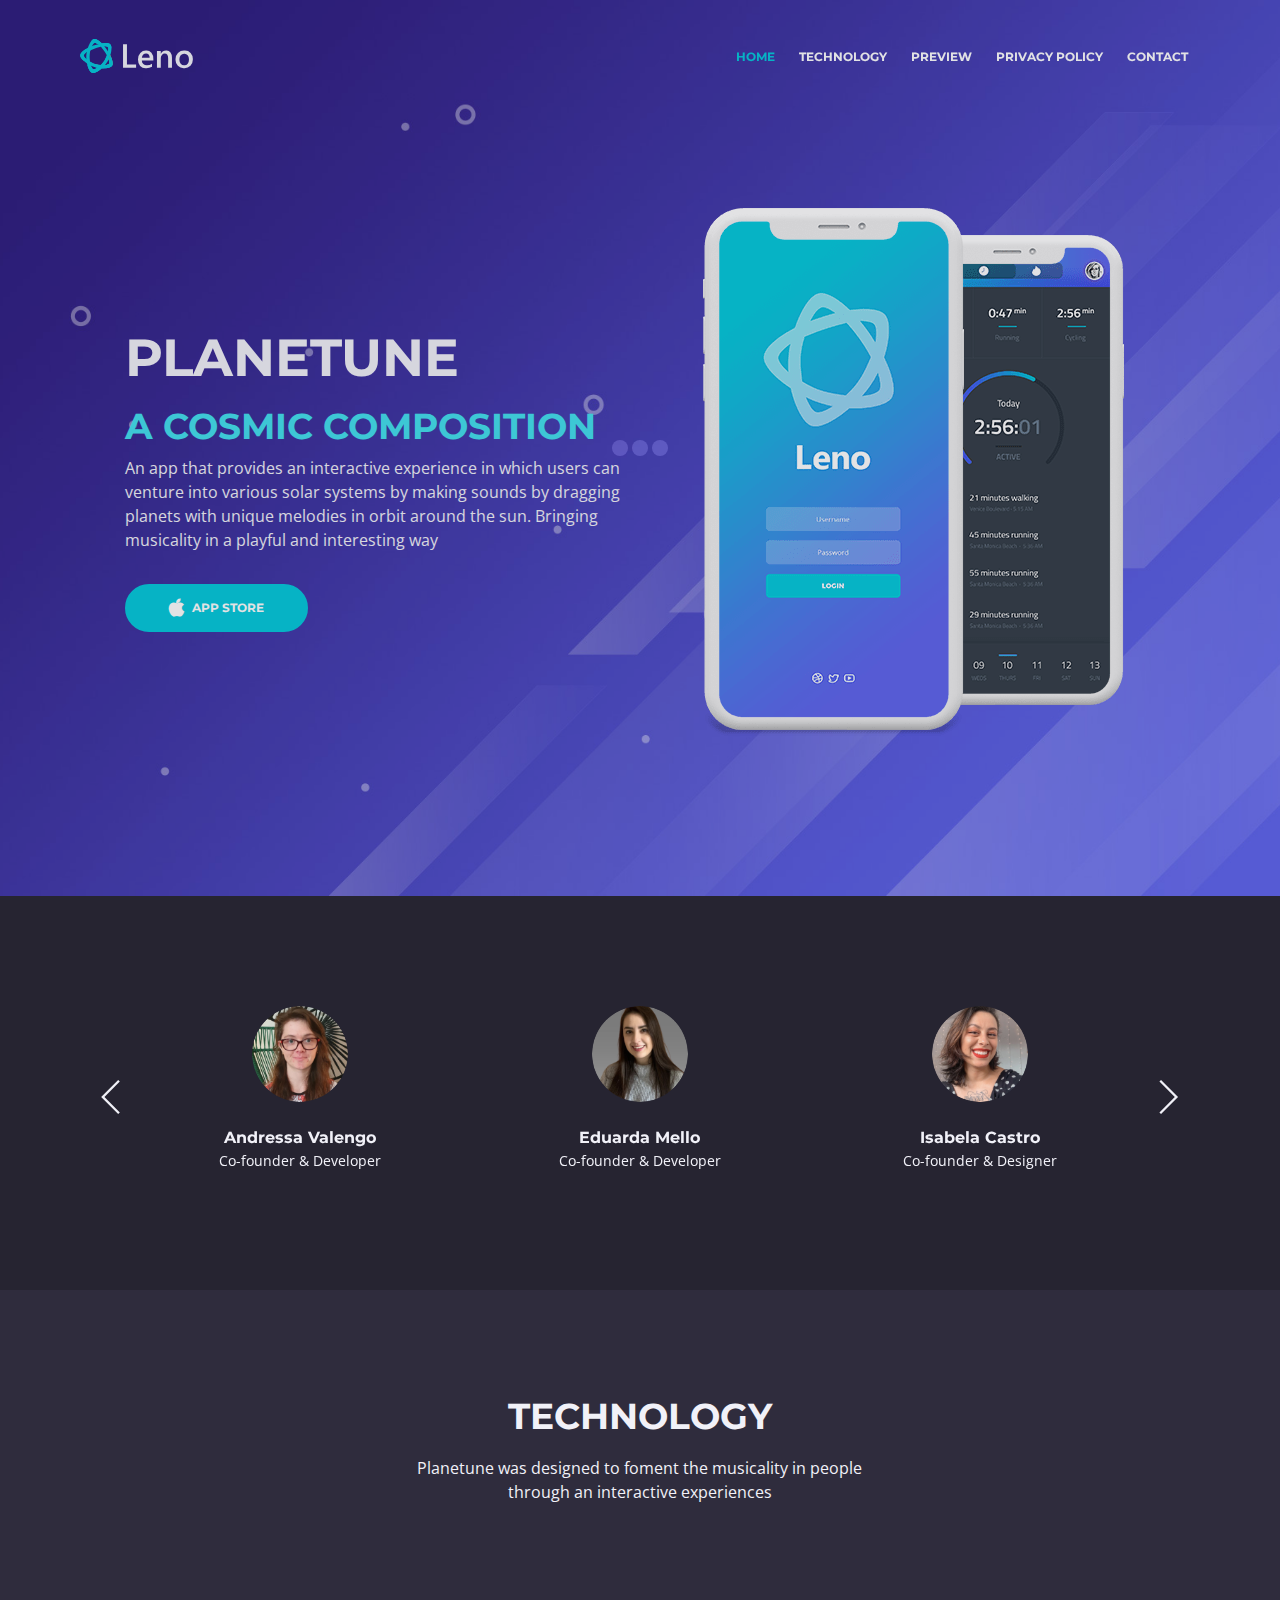
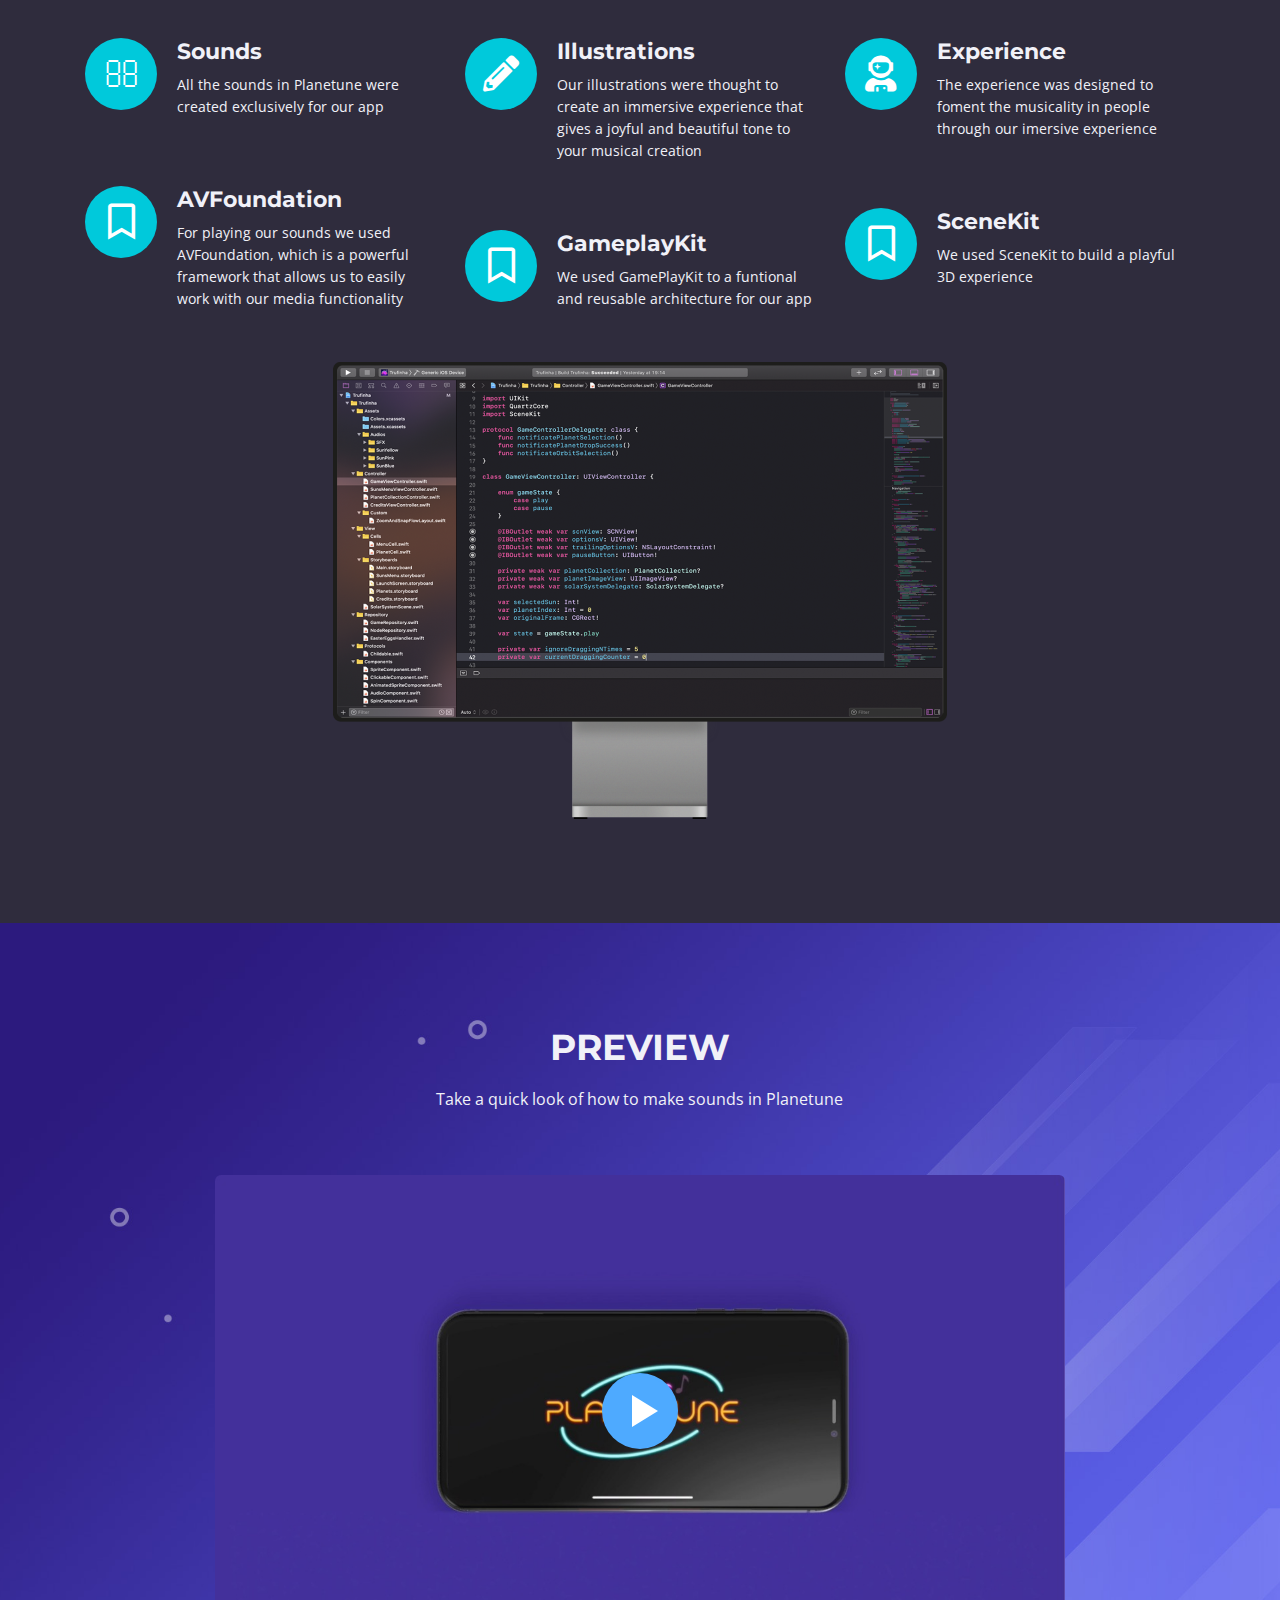
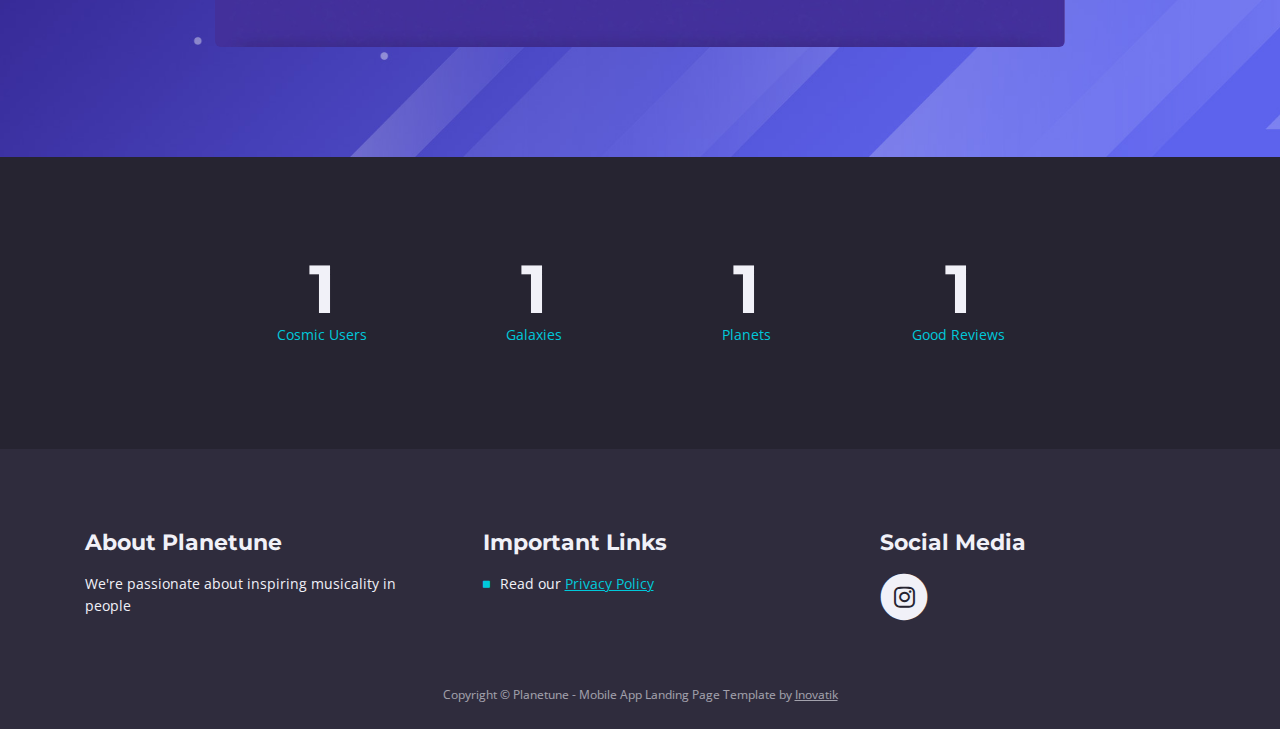
<file: index.html>
<!DOCTYPE html>
<html lang="en">
<head>
    <meta charset="utf-8">
    <meta name="viewport" content="width=device-width, initial-scale=1, shrink-to-fit=no">
    
    <!-- SEO Meta Tags -->
    <meta name="description" content="Planetune is an app for you to compose tunes in!">
    <meta name="author" content="Inovatik">

    <!-- OG Meta Tags to improve the way the post looks when you share the page on LinkedIn, Facebook, Google+ -->
	<meta property="og:site_name" content="Planetune" /> <!-- website name -->
	<meta property="og:site" content="" /> <!-- website link -->
	<meta property="og:title" content="A cosmic composition"/> <!-- title shown in the actual shared post -->
	<meta property="og:description" content="" /> <!-- description shown in the actual shared post -->
	<meta property="og:image" content="" /> <!-- image link, make sure it's jpg -->
	<meta property="og:url" content="" /> <!-- where do you want your post to link to -->
	<meta property="og:type" content="website" />

    <!-- Website Title -->
    <title>Planetune - A cosmic composition</title>
    
    <!-- Styles -->
    <link href="https://fonts.googleapis.com/css?family=Montserrat:400,600,700" rel="stylesheet">
    <link href="https://fonts.googleapis.com/css?family=Open+Sans:400,400i,700,700i" rel="stylesheet">
    <link href="css/bootstrap.css" rel="stylesheet">
    <link href="css/fontawesome-all.css" rel="stylesheet">
    <link href="css/swiper.css" rel="stylesheet">
	<link href="css/magnific-popup.css" rel="stylesheet">
	<link href="css/styles.css" rel="stylesheet">
	
	<!-- Favicon  -->
    <link rel="icon" href="images/favicon.png">
</head>
<body data-spy="scroll" data-target=".fixed-top">
    
    <!-- Preloader -->
	<div class="spinner-wrapper">
        <div class="spinner">
            <div class="bounce1"></div>
            <div class="bounce2"></div>
            <div class="bounce3"></div>
        </div>
    </div>
    <!-- end of preloader -->
    

    <!-- Navbar -->
    <nav class="navbar navbar-expand-md navbar-dark navbar-custom fixed-top">
        <!-- Text Logo - Use this if you don't have a graphic logo -->
        <!-- <a class="navbar-brand logo-text page-scroll" href="index.html">Planetune</a> -->

        <!-- Image Logo -->
        <a class="navbar-brand logo-image" href="index.html"><img src="images/logo.svg" alt="alternative"></a>

        
        <!-- Mobile Menu Toggle Button -->
        <button class="navbar-toggler" type="button" data-toggle="collapse" data-target="#navbarsExampleDefault" aria-controls="navbarsExampleDefault" aria-expanded="false" aria-label="Toggle navigation">
            <span class="navbar-toggler-awesome fas fa-bars"></span>
            <span class="navbar-toggler-awesome fas fa-times"></span>
        </button>
        <!-- end of mobile menu toggle button -->

        <div class="collapse navbar-collapse" id="navbarsExampleDefault">
            <ul class="navbar-nav ml-auto">
                <li class="nav-item">
                    <a class="nav-link page-scroll" href="#header">HOME <span class="sr-only">(current)</span></a>
                </li>
                <li class="nav-item">
                    <a class="nav-link page-scroll" href="#features">TECHNOLOGY</a>
                </li>
                <li class="nav-item">
                    <a class="nav-link page-scroll" href="#preview">PREVIEW</a>
                </li>
                <li class="nav-item">
                    <a class="nav-link page-scroll" href="privacy-policy.html">PRIVACY POLICY</a>
                </li>
                <li class="nav-item">
                    <a class="nav-link page-scroll" href="#footer">CONTACT</a>
                </li>
            </ul>
        </div>
    </nav> <!-- end of navbar -->
    <!-- end of navbar -->


    <!-- Header -->
    <header id="header" class="header">
        <div class="header-content">
            <div class="container">
                <div class="row">
                    <div class="col-lg-6">
                        <div class="text-container">
                            <h1>PLANETUNE</h1>
                            <h2><span id="js-rotating">A COSMIC COMPOSITION</span></h2>
                            <p class="p-large">An app that provides an interactive experience in which users can venture into various solar systems 
                                by making sounds by dragging planets with unique melodies in orbit around the sun. Bringing musicality in a playful and interesting way</p>
                            <a class="btn-solid-lg page-scroll" href="https://apps.apple.com/br/app/planetune/id1490480849"><i class="fab fa-apple"></i>APP STORE</a>
                        </div>
                    </div> <!-- end of col -->
                    <div class="col-lg-6">
                        <div class="image-container">
                            <img class="img-fluid" src="images/header-iphone.png" alt="alternative">
                        </div> <!-- end of image-container -->
                    </div> <!-- end of col -->
                </div> <!-- end of row -->
            </div> <!-- end of container -->
        </div> <!-- end of header-content -->
    </header> <!-- end of header -->
    <!-- end of header -->


    <!-- Testimonials -->
    <div class="slider-1">
        <div class="container">
            <div class="row">
                <div class="col-lg-12">

                    <!-- Card Slider -->
                    <div class="slider-container">
                        <div class="swiper-container card-slider">
                            <div class="swiper-wrapper">
                                
                                <!-- Slide -->
                                <div class="swiper-slide">
                                    <div class="card">
                                        <img class="card-image" src="images/person-andy.png" alt="alternative">
                                        <div class="card-body">
                                            <!-- <p class="testimonial-text">I just finished my trial period and was so amazed with the support and results that I purchased Leno.</p> -->
                                            <p class="testimonial-author">Andressa Valengo</p>
                                            <p>Co-founder & Developer</p>
                                        </div>
                                    </div>
                                </div> <!-- end of swiper-slide -->
                                <!-- end of slide -->
        
                                <!-- Slide -->
                                <div class="swiper-slide">
                                    <div class="card">
                                        <img class="card-image" src="images/person-duda.png" alt="alternative">
                                        <div class="card-body">
                                            <!-- <p class="testimonial-text">I don't know how I managed to get work done without Leno. The speed of this application is amazing!</p> -->
                                            <p class="testimonial-author">Eduarda Mello</p>
                                            <p>Co-founder & Developer</p>
                                        </div>
                                    </div>        
                                </div> <!-- end of swiper-slide -->
                                <!-- end of slide -->
        
                                <!-- Slide -->
                                <div class="swiper-slide">
                                    <div class="card">
                                        <img class="card-image" src="images/person-isa.png" alt="alternative">
                                        <div class="card-body">
                                            <!-- <p class="testimonial-text">This app has the potential of becoming a mandatory tool in every marketer's day to day operations.</p> -->
                                            <p class="testimonial-author">Isabela Castro</p>
                                            <p>Co-founder & Designer</p>
                                        </div>
                                    </div>        
                                </div> <!-- end of swiper-slide -->
                                <!-- end of slide -->
        
                                <!-- Slide -->
                                <div class="swiper-slide">
                                    <div class="card">
                                        <img class="card-image" src="images/person-kevin.png" alt="alternative">
                                        <div class="card-body">
                                            <!-- <p class="testimonial-text">Searching for a great marketing automation app was difficult but thankfully I found Leno.</p> -->
                                            <p class="testimonial-author">Kevin Katzer</p>
                                            <p>Co-founder & Developer</p>
                                        </div>
                                    </div>
                                </div> <!-- end of swiper-slide -->
                                <!-- end of slide -->
        
                                <!-- Slide -->
                                <div class="swiper-slide">
                                    <div class="card">
                                        <img class="card-image" src="images/person-vinicius.png" alt="alternative">
                                        <div class="card-body">
                                            <!-- <p class="testimonial-text">Leno's support team is amazing. They've helped me with some issues and I am so grateful to them.</p> -->
                                            <p class="testimonial-author">Vinicius Dilay</p>
                                            <p>Co-founder & Designer</p>
                                        </div>
                                    </div>        
                                </div> <!-- end of swiper-slide -->
                                <!-- end of slide -->
                            
                            </div> <!-- end of swiper-wrapper -->
        
                            <!-- Add Arrows -->
                            <div class="swiper-button-next"></div>
                            <div class="swiper-button-prev"></div>
                            <!-- end of add arrows -->
        
                        </div> <!-- end of swiper-container -->
                    </div> <!-- end of slider-container -->
                    <!-- end of card slider -->

                </div> <!-- end of col -->
            </div> <!-- end of row -->
        </div> <!-- end of container -->
    </div> <!-- end of slider-1 -->
    <!-- end of testimonials -->
    

    <!-- Features -->
    <div id="features" class="tabs">
        <div class="container">
            <div class="row">
                <div class="col-lg-12">
                    <h2>TECHNOLOGY</h2>
                    <div class="p-heading p-large">Planetune was designed to foment the musicality in people through an interactive experiences</div>
                </div> <!-- end of col -->
            </div> <!-- end of row -->
            <div class="row">

                <!-- Tabs Content-->
                <div class="tab-content" id="lenoTabsContent">
                    
                    <!-- Tab -->
                    <div class="tab-pane fade show active" id="tab-1" role="tabpanel" aria-labelledby="tab-1">
                        <div class="container">
                            <div class="row">
                                <!-- Icon Cards Pane -->
                                <div class="col-lg-4">
                                    <div class="card right-pane first">
                                        <div class="card-body">
                                            <div class="card-icon">
                                                <i class="far fa-music"></i>
                                            </div>
                                            <div class="text-wrapper">
                                                <h4 class="card-title">Sounds</h4>
                                                <p>All the sounds in Planetune were created exclusively for our app</p>
                                            </div>
                                        </div>
                                    </div>
                                    <div class="card right-pane">
                                        <div class="card-body">
                                            <div class="card-icon">
                                                <i class="far fa-bookmark"></i>
                                            </div>
                                            <div class="text-wrapper">
                                                <h4 class="card-title">AVFoundation</h4>
                                                <p>For playing our sounds we used AVFoundation, which is a powerful framework that allows us to easily work with our media functionality</p>
                                            </div>
                                        </div>
                                    </div>
                                </div>
                                <!-- end of icon cards pane -->


                                <!-- Icon Cards Pane -->
                                <div class="col-lg-4">
                                    <div class="card right-pane first">
                                        <div class="card-body">
                                            <div class="card-icon">
                                                <i class="fas fa-pencil-alt"></i>
                                            </div>
                                            <div class="text-wrapper">
                                                <h4 class="card-title">Illustrations</h4>
                                                <p>Our illustrations were thought to create an immersive experience that gives a joyful and beautiful tone to your musical creation</p>
                                            </div>
                                        </div>
                                    </div>
                                    <div class="card right-pane">
                                        <div class="card-body">
                                            <div class="card-icon">
                                                <i class="far fa-bookmark"></i>
                                            </div>
                                            <div class="text-wrapper">
                                                <h4 class="card-title">GameplayKit</h4>
                                                <p>We used GamePlayKit to a funtional and reusable architecture for our app</p>
                                            </div>
                                        </div>
                                    </div>
                                </div>
                                <!-- end of icon cards pane -->

                                <!-- Icon Cards Pane -->
                                <div class="col-lg-4">
                                    <div class="card right-pane first">
                                        <div class="card-body">
                                            <div class="card-icon">
                                                <i class="fas fa-user-astronaut"></i>
                                            </div>
                                            <div class="text-wrapper">
                                                <h4 class="card-title">Experience</h4>
                                                <p>The experience was designed to foment the musicality in people through our imersive experience</p>
                                            </div>
                                        </div>
                                    </div>
                                    <div class="card right-pane">
                                        <div class="card-body">
                                            <div class="card-icon">
                                                <i class="far fa-bookmark"></i>
                                            </div>
                                            <div class="text-wrapper">
                                                <h4 class="card-title">SceneKit</h4>
                                                <p>We used SceneKit to build a playful 3D experience</p>
                                            </div>
                                        </div>
                                    </div>
                                </div>
                                <!-- end of icon cards pane -->

                                <!-- Image Pane -->
                                <div class="col-lg-12">
                                    <img class="img-fluid" src="images/planetune-xcode-project.png" alt="alternative">
                                </div>
                                <!-- end of image pane -->

                            </div> <!-- end of row -->
                        </div> <!-- end of container -->
                    </div> <!-- end of tab-pane -->
                    <!-- end of tab -->
                </div> <!-- end of tab-content -->
                <!-- end of tabs content -->

            </div> <!-- end of row --> 
        </div> <!-- end of container --> 
    </div> <!-- end of tabs -->
    <!-- end of features -->


    <!-- Video -->
    <div id="preview" class="basic-1">
        <div class="container">
            <div class="row">
                <div class="col-lg-12">
                    <h2>PREVIEW</h2>
                    <div class="p-heading p-large">Take a quick look of how to make sounds in Planetune</div>
                </div> <!-- end of col -->
            </div> <!-- end of row -->
            <div class="row">
                <div class="col-lg-12">

                    <!-- Video Preview -->
                    <div class="image-container">
                        <div class="video-wrapper">
                            <a class="popup-youtube" href="https://www.youtube.com/watch?v=Z50HBB11aFM" data-effect="fadeIn">
                                <img class="img-fluid" src="images/video-frame.jpeg" alt="alternative">
                                <span class="video-play-button">
                                    <span></span>
                                </span>
                            </a>
                        </div> <!-- end of video-wrapper -->
                    </div> <!-- end of image-container -->
                    <!-- end of video preview -->

                </div> <!-- end of col -->
            </div> <!-- end of row -->
        </div> <!-- end of container -->
    </div> <!-- end of basic-1 -->
    <!-- end of video -->
    
    <!-- Statistics -->
    <div class="counter">
        <div class="container">
            <div class="row">
                <div class="col-lg-12">
                    
                    <!-- Counter -->
                    <div id="counter">
                        <div class="cell">
                            <div class="counter-value number-count" data-count="405">1</div>
                            <p class="counter-info">Cosmic Users</p>
                        </div>
                        <div class="cell">
                            <div class="counter-value number-count" data-count="3">1</div>
                            <p class="counter-info">Galaxies</p>
                        </div>
                        <div class="cell">
                            <div class="counter-value number-count" data-count="24">1</div>
                            <p class="counter-info">Planets</p>
                        </div>
                        <div class="cell">
                            <div class="counter-value number-count" data-count="23">1</div>
                            <p class="counter-info">Good Reviews</p>
                        </div>
                    </div>
                    <!-- end of counter -->
                    
                </div> <!-- end of col -->
            </div> <!-- end of row -->
        </div> <!-- end of container -->
    </div> <!-- end of counter -->
    <!-- end of statistics -->

    <!-- Footer -->
    <div class="footer" id="footer">
        <div class="container">
            <div class="row">
                <div class="col-md-4">
                    <div class="footer-col">
                        <h4>About Planetune</h4>
                        <p>We're passionate about inspiring musicality in people</p>
                    </div>
                </div> <!-- end of col -->
                <div class="col-md-4">
                    <div class="footer-col middle">
                        <h4>Important Links</h4>
                        <ul class="list-unstyled li-space-lg">
                            <li class="media">
                                <i class="fas fa-square"></i>
                                <div class="media-body">Read our <a class="turquoise" href="privacy-policy.html">Privacy Policy</a></div>
                            </li>
                        </ul>
                    </div>
                </div> <!-- end of col -->
                <div class="col-md-4">
                    <div class="footer-col last">
                        <h4>Social Media</h4>
                        <span class="fa-stack">
                            <a href="https://www.instagram.com/planetuneapp/">
                                <i class="fas fa-circle fa-stack-2x"></i>
                                <i class="fab fa-instagram fa-stack-1x"></i>
                            </a>
                        </span>
                    </div> 
                </div> <!-- end of col -->
            </div> <!-- end of row -->
        </div> <!-- end of container -->
    </div> <!-- end of footer -->  
    <!-- end of footer -->


    <!-- Copyright -->
    <div class="copyright">
        <div class="container">
            <div class="row">
                <div class="col-lg-12">
                    <p class="p-small">Copyright © Planetune - Mobile App Landing Page Template by <a href="http://www.inovatik.com">Inovatik</a></p>
                </div> <!-- end of col -->
            </div> <!-- enf of row -->
        </div> <!-- end of container -->
    </div> <!-- end of copyright --> 
    <!-- end of copyright -->
    
    	
    <!-- Scripts -->
    <script src="js/jquery.min.js"></script> <!-- jQuery for Bootstrap's JavaScript plugins -->
    <script src="js/popper.min.js"></script> <!-- Popper tooltip library for Bootstrap -->
    <script src="js/bootstrap.min.js"></script> <!-- Bootstrap framework -->
    <script src="js/jquery.easing.min.js"></script> <!-- jQuery Easing for smooth scrolling between anchors -->
    <script src="js/swiper.min.js"></script> <!-- Swiper for image and text sliders -->
    <script src="js/jquery.magnific-popup.js"></script> <!-- Magnific Popup for lightboxes -->
    <script src="js/morphext.min.js"></script> <!-- Morphtext rotating text in the header -->
    <script src="js/validator.min.js"></script> <!-- Validator.js - Bootstrap plugin that validates forms -->
    <script src="js/scripts.js"></script> <!-- Custom scripts -->
</body>
</html>
</file>
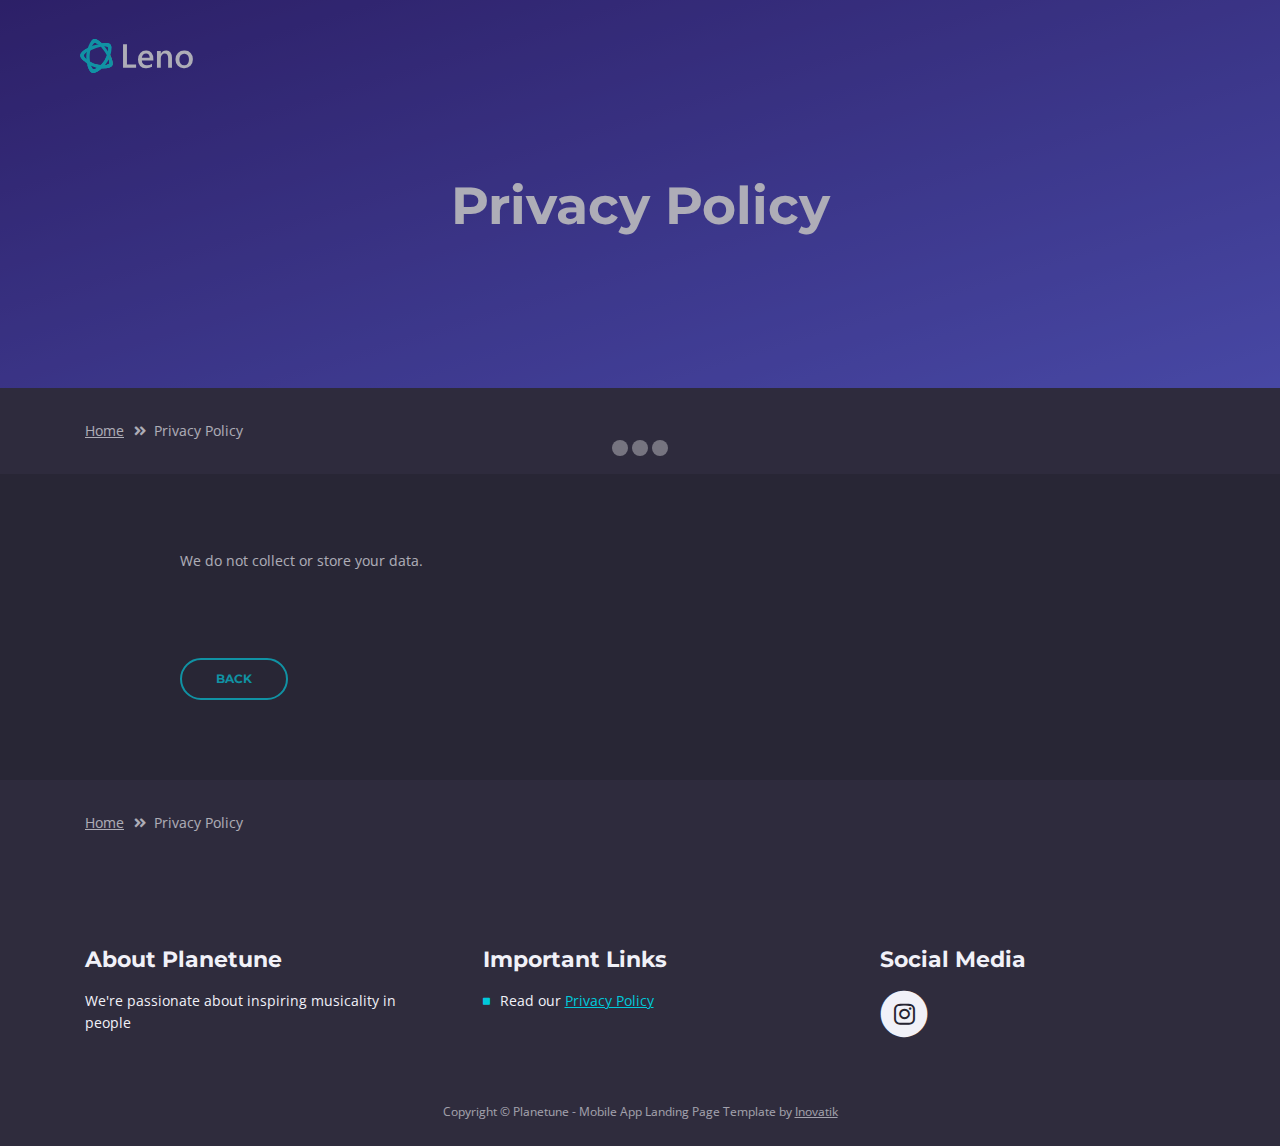
<file: privacy-policy.html>
<!DOCTYPE html>
<html lang="en">
<head>
    <meta charset="utf-8">
    <meta name="viewport" content="width=device-width, initial-scale=1, shrink-to-fit=no">
    
    <!-- SEO Meta Tags -->
    <meta name="description" content="Planetune is an app for you to compose tunes in!">
    <meta name="author" content="Inovatik">

    <!-- OG Meta Tags to improve the way the post looks when you share the page on LinkedIn, Facebook, Google+ -->
	<meta property="og:site_name" content="Planetune" /> <!-- website name -->
	<meta property="og:site" content="" /> <!-- website link -->
	<meta property="og:title" content="A cosmic composition"/> <!-- title shown in the actual shared post -->
	<meta property="og:description" content="" /> <!-- description shown in the actual shared post -->
	<meta property="og:image" content="" /> <!-- image link, make sure it's jpg -->
	<meta property="og:url" content="" /> <!-- where do you want your post to link to -->
	<meta property="og:type" content="article" />

    <!-- Website Title -->
    <title>Privacy Policy - Planetune</title>
    
    <!-- Styles -->
    <link href="https://fonts.googleapis.com/css?family=Open+Sans:300,300i,400,400i,600,600i,700,700i" rel="stylesheet">
    <link href="https://fonts.googleapis.com/css?family=Montserrat:600,700" rel="stylesheet">
    <link href="css/bootstrap.css" rel="stylesheet">
    <link href="css/fontawesome-all.css" rel="stylesheet">
    <link href="css/swiper.css" rel="stylesheet">
	<link href="css/magnific-popup.css" rel="stylesheet">
    <link href="css/styles.css" rel="stylesheet">
	
	<!-- Favicon  -->
    <link rel="icon" href="images/favicon.png">
</head>
<body data-spy="scroll" data-target=".fixed-top">
    
    <!-- Preloader -->
	<div class="spinner-wrapper">
        <div class="spinner">
            <div class="bounce1"></div>
            <div class="bounce2"></div>
            <div class="bounce3"></div>
        </div>
    </div>
    <!-- end of preloader -->
    

    <!-- Navbar -->
    <nav class="navbar navbar-expand-md navbar-dark navbar-custom fixed-top">
        <!-- Text Logo - Use this if you don't have a graphic logo -->
        <!-- <a class="navbar-brand logo-text page-scroll" href="index.html">Planetune</a> -->

        <!-- Image Logo -->
        <a class="navbar-brand logo-image" href="index.html"><img src="images/logo.svg" alt="alternative"></a>

        
        <!-- Mobile Menu Toggle Button -->
        <button class="navbar-toggler" type="button" data-toggle="collapse" data-target="#navbarsExampleDefault" aria-controls="navbarsExampleDefault" aria-expanded="false" aria-label="Toggle navigation">
            <span class="navbar-toggler-awesome fas fa-bars"></span>
            <span class="navbar-toggler-awesome fas fa-times"></span>
        </button>
        <!-- end of mobile menu toggle button -->
    </nav> <!-- end of navbar -->
    <!-- end of navbar -->


    <!-- Header -->
    <header id="header" class="ex-header">
        <div class="container">
            <div class="row">
                <div class="col-md-12">
                    <h1>Privacy Policy</h1>
                </div> <!-- end of col -->
            </div> <!-- end of row -->
        </div> <!-- end of container -->
    </header> <!-- end of ex-header -->
    <!-- end of header -->


    <!-- Breadcrumbs -->
    <div class="ex-basic-1">
        <div class="container">
            <div class="row">
                <div class="col-lg-12">
                    <div class="breadcrumbs">
                        <a href="index.html">Home</a><i class="fa fa-angle-double-right"></i><span>Privacy Policy</span>
                    </div> <!-- end of breadcrumbs -->
                </div> <!-- end of col -->
            </div> <!-- end of row -->
        </div> <!-- end of container -->
    </div> <!-- end of ex-basic-1 -->
    <!-- end of breadcrumbs -->


    <!-- Privacy Content -->
    <div class="ex-basic-2">
        <div class="container">
            <div class="row">
                <div class="col-lg-10 offset-lg-1">
                    <div class="text-container">
                        <p>We do not collect or store your data.</p>
                    </div> <!-- end of text-container-->
                    <a class="btn-outline-reg back" href="index.html">BACK</a>
                </div> <!-- end of col-->
            </div> <!-- end of row -->
        </div> <!-- end of container -->
    </div> <!-- end of ex-basic-2 -->
    <!-- end of privacy content -->


    <!-- Breadcrumbs -->
    <div class="ex-basic-1">
        <div class="container">
            <div class="row">
                <div class="col-lg-12">
                    <div class="breadcrumbs">
                        <a href="index.html">Home</a><i class="fa fa-angle-double-right"></i><span>Privacy Policy</span>
                    </div> <!-- end of breadcrumbs -->
                </div> <!-- end of col -->
            </div> <!-- end of row -->
        </div> <!-- end of container -->
    </div> <!-- end of ex-basic-1 -->
    <!-- end of breadcrumbs -->

    
    <!-- Footer -->
    <div class="footer" id="footer">
        <div class="container">
            <div class="row">
                <div class="col-md-4">
                    <div class="footer-col">
                        <h4>About Planetune</h4>
                        <p>We're passionate about inspiring musicality in people</p>
                    </div>
                </div> <!-- end of col -->
                <div class="col-md-4">
                    <div class="footer-col middle">
                        <h4>Important Links</h4>
                        <ul class="list-unstyled li-space-lg">
                            <li class="media">
                                <i class="fas fa-square"></i>
                                <div class="media-body">Read our <a class="turquoise" href="privacy-policy.html">Privacy Policy</a></div>
                            </li>
                        </ul>
                    </div>
                </div> <!-- end of col -->
                <div class="col-md-4">
                    <div class="footer-col last">
                        <h4>Social Media</h4>
                        <span class="fa-stack">
                            <a href="https://www.instagram.com/planetuneapp/">
                                <i class="fas fa-circle fa-stack-2x"></i>
                                <i class="fab fa-instagram fa-stack-1x"></i>
                            </a>
                        </span>
                    </div> 
                </div> <!-- end of col -->
            </div> <!-- end of row -->
        </div> <!-- end of container -->
    </div> <!-- end of footer -->  
    <!-- end of footer -->


    <!-- Copyright -->
    <div class="copyright">
        <div class="container">
            <div class="row">
                <div class="col-lg-12">
                    <p class="p-small">Copyright © Planetune - Mobile App Landing Page Template by <a href="http://www.inovatik.com">Inovatik</a></p>
                </div> <!-- end of col -->
            </div> <!-- enf of row -->
        </div> <!-- end of container -->
    </div> <!-- end of copyright --> 
    <!-- end of copyright -->

	
    <!-- Scripts -->
    <script src="js/jquery.min.js"></script> <!-- jQuery for Bootstrap's JavaScript plugins -->
    <script src="js/popper.min.js"></script> <!-- Popper tooltip library for Bootstrap -->
    <script src="js/bootstrap.min.js"></script> <!-- Bootstrap framework -->
    <script src="js/jquery.easing.min.js"></script> <!-- jQuery Easing for smooth scrolling between anchors -->
    <script src="js/swiper.min.js"></script> <!-- Swiper for image and text sliders -->
    <script src="js/jquery.magnific-popup.js"></script> <!-- Magnific Popup for lightboxes -->
    <script src="js/morphext.min.js"></script> <!-- Morphtext rotating text in the header -->
    <script src="js/validator.min.js"></script> <!-- Validator.js - Bootstrap plugin that validates forms -->
    <script src="js/scripts.js"></script> <!-- Custom scripts -->
    
</body>
</html>
</file>
<file: css/styles.css>
/* Template: Juno - Multipurpose Landing Page Pack
   Author: InovatikThemes
   Created: Mar 2019
   Description: Master CSS file
*/

/*****************************************
Table Of Contents:

01. General Styles
02. Preloader
03. Navigation
04. Header
05. Features
******************************************/

/*****************************************
Colors:

- Text, navbar links - white #f1f1f8
- Buttons, bullets, icons - turquoise #00c9db
- Navbar - navy #4633af
- Backgrounds - dark denim #262431
- Backgrounds - denim #2f2c3d
******************************************/


/******************************/
/*     01. General Styles     */
/******************************/
body,
html {
    width: 100%;
	height: 100%;
}

body, p {
	color: #f1f1f8; 
	font: 400 0.875rem/1.375rem "Open Sans", sans-serif;
}

.p-large {
	color: #f1f1f8;
	font: 400 1rem/1.5rem "Open Sans", sans-serif;
}

.p-small {
	color: #f1f1f8;
	font: 400 0.75rem/1.25rem "Open Sans", sans-serif;
}

.p-heading {
	margin-bottom: 3.75rem;
	text-align: center;
}

.li-space-lg li {
	margin-bottom: 0.375rem;
}

.indent {
	padding-left: 1.25rem;
}

h1 {
	color: #f1f1f8;
	font: 700 2.5rem/2.875rem "Montserrat", sans-serif;
}

h2 {
	color: #f1f1f8;
	font: 700 2.25rem/2.75rem "Montserrat", sans-serif;
}

h3 {
	color: #f1f1f8;
	font: 700 1.75rem/2.125rem "Montserrat", sans-serif;
}

h4 {
	color: #f1f1f8;
	font: 700 1.375rem/1.75rem "Montserrat", sans-serif;
}

h5 {
	color: #f1f1f8;
	font: 700 1.125rem/1.625rem "Montserrat", sans-serif;
}

h6 {
	color: #f1f1f8;
	font: 700 1rem/1.5rem "Montserrat", sans-serif;
}

a {
	color: #f1f1f8;
	text-decoration: underline;
}

a:hover {
	color: #f1f1f8;
	text-decoration: underline;
}

a.turquoise {
	color: #00c9db;
}

a.white {
	color: #fff;
}

.testimonial-text {
	font: italic 400 1rem/1.5rem "Open Sans", sans-serif;
}

.testimonial-author {
	font: 700 1rem/1.5rem "Montserrat", sans-serif;
}

.btn-solid-reg {
	display: inline-block;
	padding: 1.1875rem 2.125rem 1.1875rem 2.125rem;
	border: 0.125rem solid #00c9db;
	border-radius: 2rem;
	background-color: #00c9db;
	color: #fff;
	font: 700 0.75rem/0 "Montserrat", sans-serif;
	text-decoration: none;
	transition: all 0.2s;
}

.btn-solid-reg:hover {
	background-color: transparent;
	color: #00c9db;
	text-decoration: none;
}

.btn-solid-lg {
	display: inline-block;
	padding: 1.375rem 2.625rem 1.375rem 2.625rem;
	border: 0.125rem solid #00c9db;
	border-radius: 2rem;
	background-color: #00c9db;
	color: #fff;
	font: 700 0.75rem/0 "Montserrat", sans-serif;
	text-decoration: none;
	transition: all 0.2s;
}

.btn-solid-lg:hover {
	background-color: transparent;
	color: #00c9db;
	text-decoration: none;
}

.btn-solid-lg .fab {
	margin-right: 0.5rem;
	font-size: 1.25rem;
	line-height: 0;
	vertical-align: top;
}

.btn-solid-lg .fab.fa-google-play {
	font-size: 1rem;
}

.btn-outline-reg {
	display: inline-block;
	padding: 1.1875rem 2.125rem 1.1875rem 2.125rem;
	border: 0.125rem solid #00c9db;
	border-radius: 2rem;
	background-color: transparent;
	color: #00c9db;
	font: 700 0.75rem/0 "Montserrat", sans-serif;
	text-decoration: none;
	transition: all 0.2s;
}

.btn-outline-reg:hover {
	background-color: #00c9db;
	color: #fff;
	text-decoration: none;
}

.btn-outline-lg {
	display: inline-block;
	padding: 1.375rem 2.625rem 1.375rem 2.625rem;
	border: 0.125rem solid #00c9db;
	border-radius: 2rem;
	background-color: transparent;
	color: #00c9db;
	font: 700 0.75rem/0 "Montserrat", sans-serif;
	text-decoration: none;
	transition: all 0.2s;
}

.btn-outline-lg:hover {
	background-color: #00c9db;
	color: #fff;
	text-decoration: none;
}

.btn-outline-sm {
	display: inline-block;
	padding: 1rem 1.625rem 0.875rem 1.625rem;
	border: 0.125rem solid #00c9db;
	border-radius: 2rem;
	background-color: transparent;
	color: #00c9db;
	font: 700 0.625rem/0 "Montserrat", sans-serif;
	text-decoration: none;
	transition: all 0.2s;
}

.btn-outline-sm:hover {
	background-color: #00c9db;
	color: #fff;
	text-decoration: none;
}

.form-group {
	position: relative;
	margin-bottom: 1.25rem;
}

.form-group.has-error.has-danger {
	margin-bottom: 0.625rem;
}

.form-group.has-error.has-danger .help-block.with-errors ul {
	margin-top: 0.375rem;
}

.label-control {
	position: absolute;
	top: 0.87rem;
	left: 1.375rem;
	color: #f1f1f8;
	opacity: 1;
	font: 400 0.875rem/1.375rem "Open Sans", sans-serif;
	cursor: text;
	transition: all 0.2s ease;
}

/* IE10+ hack to solve lower label text position compared to the rest of the browsers */
@media screen and (-ms-high-contrast: active), screen and (-ms-high-contrast: none) {  
	.label-control {
		top: 0.9375rem;
	}
}

.form-control-input:focus + .label-control,
.form-control-input.notEmpty + .label-control,
.form-control-textarea:focus + .label-control,
.form-control-textarea.notEmpty + .label-control {
	top: 0.125rem;
	opacity: 1;
	font-size: 0.75rem;
	font-weight: 700;
}

.form-control-input,
.form-control-select {
	display: block; /* needed for proper display of the label in Firefox, IE, Edge */
	width: 100%;
	padding-top: 1.0625rem;
	padding-bottom: 0.0625rem;
	padding-left: 1.3125rem;
	border: 1px solid #9791ae;
	border-radius: 0.25rem;
	background-color: #413d52;
	color: #f1f1f8;
	font: 400 0.875rem/1.875rem "Open Sans", sans-serif;
	transition: all 0.2s;
	-webkit-appearance: none; /* removes inner shadow on form inputs on ios safari */
}

.form-control-select {
	padding-top: 0.5rem;
	padding-bottom: 0.5rem;
	height: 3rem;
}

/* IE10+ hack to solve lower label text position compared to the rest of the browsers */
@media screen and (-ms-high-contrast: active), screen and (-ms-high-contrast: none) {  
	.form-control-input {
		padding-top: 1.25rem;
		padding-bottom: 0.75rem;
		line-height: 1.75rem;
	}

	.form-control-select {
		padding-top: 0.875rem;
		padding-bottom: 0.75rem;
		height: 3.125rem;
		line-height: 2.125rem;
	}
}

select {
    /* you should keep these first rules in place to maintain cross-browser behavior */
    -webkit-appearance: none;
	-moz-appearance: none;
	-ms-appearance: none;
    -o-appearance: none;
    appearance: none;
    background-image: url('../images/down-arrow.png');
    background-position: 96% 50%;
    background-repeat: no-repeat;
    outline: none;
}

select::-ms-expand {
    display: none; /* removes the ugly default down arrow on select form field in IE11 */
}

.form-control-textarea {
	display: block; /* used to eliminate a bottom gap difference between Chrome and IE/FF */
	width: 100%;
	height: 8rem; /* used instead of html rows to normalize height between Chrome and IE/FF */
	padding-top: 1.25rem;
	padding-left: 1.3125rem;
	border: 1px solid #9791ae;
	border-radius: 0.25rem;
	background-color: #413d52;
	color: #f1f1f8;
	font: 400 0.875rem/1.75rem "Open Sans", sans-serif;
	transition: all 0.2s;
}

.form-control-input:focus,
.form-control-select:focus,
.form-control-textarea:focus {
	border: 1px solid #f1f1f8;
	outline: none; /* Removes blue border on focus */
}

.form-control-input:hover,
.form-control-select:hover,
.form-control-textarea:hover {
	border: 1px solid #f1f1f8;
}

.checkbox {
	font: 400 0.75rem/1.25rem "Open Sans", sans-serif;
}

input[type='checkbox'] {
	vertical-align: -15%;
	margin-right: 0.375rem;
}

/* IE10+ hack to raise checkbox field position compared to the rest of the browsers */
@media screen and (-ms-high-contrast: active), screen and (-ms-high-contrast: none) {  
	input[type='checkbox'] {
		vertical-align: -9%;
	}
}

.form-control-submit-button {
	display: inline-block;
	width: 100%;
	height: 3.125rem;
	border: 1px solid #00c9db;
	border-radius: 1.5rem;
	background-color: #00c9db;
	color: #fff;
	font: 700 0.75rem/1.75rem "Montserrat", sans-serif;
	cursor: pointer;
	transition: all 0.2s;
}

.form-control-submit-button:hover {
	background-color: transparent;
	color: #00c9db;
}

/* Form Success And Error Message Formatting */
#cmsgSubmit.h3.text-center.tada.animated,
#pmsgSubmit.h3.text-center.tada.animated,
#cmsgSubmit.h3.text-center,
#pmsgSubmit.h3.text-center {
	display: block;
	margin-bottom: 0;
	color: #f1f1f8;
	font: 400 1.125rem/1rem "Open Sans", sans-serif;
}

.help-block.with-errors .list-unstyled {
	color: #f1f1f8;
	font-size: 0.75rem;
	line-height: 1.125rem;
	text-align: left;
}

.help-block.with-errors ul {
	margin-bottom: 0;
}
/* end of form success and error message formatting */

/* Form Success And Error Message Animation - Animate.css */
@-webkit-keyframes tada {
	from {
		-webkit-transform: scale3d(1, 1, 1);
		-ms-transform: scale3d(1, 1, 1);
		transform: scale3d(1, 1, 1);
	}
	10%, 20% {
		-webkit-transform: scale3d(.9, .9, .9) rotate3d(0, 0, 1, -3deg);
		-ms-transform: scale3d(.9, .9, .9) rotate3d(0, 0, 1, -3deg);
		transform: scale3d(.9, .9, .9) rotate3d(0, 0, 1, -3deg);
	}
	30%, 50%, 70%, 90% {
		-webkit-transform: scale3d(1.1, 1.1, 1.1) rotate3d(0, 0, 1, 3deg);
		-ms-transform: scale3d(1.1, 1.1, 1.1) rotate3d(0, 0, 1, 3deg);
		transform: scale3d(1.1, 1.1, 1.1) rotate3d(0, 0, 1, 3deg);
	}
	40%, 60%, 80% {
		-webkit-transform: scale3d(1.1, 1.1, 1.1) rotate3d(0, 0, 1, -3deg);
		-ms-transform: scale3d(1.1, 1.1, 1.1) rotate3d(0, 0, 1, -3deg);
		transform: scale3d(1.1, 1.1, 1.1) rotate3d(0, 0, 1, -3deg);
	}
	to {
		-webkit-transform: scale3d(1, 1, 1);
		-ms-transform: scale3d(1, 1, 1);
		transform: scale3d(1, 1, 1);
	}
}

@keyframes tada {
	from {
		-webkit-transform: scale3d(1, 1, 1);
		-ms-transform: scale3d(1, 1, 1);
		transform: scale3d(1, 1, 1);
	}
	10%, 20% {
		-webkit-transform: scale3d(.9, .9, .9) rotate3d(0, 0, 1, -3deg);
		-ms-transform: scale3d(.9, .9, .9) rotate3d(0, 0, 1, -3deg);
		transform: scale3d(.9, .9, .9) rotate3d(0, 0, 1, -3deg);
	}
	30%, 50%, 70%, 90% {
		-webkit-transform: scale3d(1.1, 1.1, 1.1) rotate3d(0, 0, 1, 3deg);
		-ms-transform: scale3d(1.1, 1.1, 1.1) rotate3d(0, 0, 1, 3deg);
		transform: scale3d(1.1, 1.1, 1.1) rotate3d(0, 0, 1, 3deg);
	}
	40%, 60%, 80% {
		-webkit-transform: scale3d(1.1, 1.1, 1.1) rotate3d(0, 0, 1, -3deg);
		-ms-transform: scale3d(1.1, 1.1, 1.1) rotate3d(0, 0, 1, -3deg);
		transform: scale3d(1.1, 1.1, 1.1) rotate3d(0, 0, 1, -3deg);
	}
	to {
		-webkit-transform: scale3d(1, 1, 1);
		-ms-transform: scale3d(1, 1, 1);
		transform: scale3d(1, 1, 1);
	}
}

.tada {
	-webkit-animation-name: tada;
	animation-name: tada;
}

.animated {
	-webkit-animation-duration: 1s;
	animation-duration: 1s;
	-webkit-animation-fill-mode: both;
	animation-fill-mode: both;
}
/* end of form success and error message animation - Animate.css */

/* Fade-move Animation For Lightbox - Magnific Popup */
/* at start */
.my-mfp-slide-bottom .zoom-anim-dialog {
	opacity: 0;
	transition: all 0.2s ease-out;
	-webkit-transform: translateY(-1.25rem) perspective(37.5rem) rotateX(10deg);
	-ms-transform: translateY(-1.25rem) perspective(37.5rem) rotateX(10deg);
	transform: translateY(-1.25rem) perspective(37.5rem) rotateX(10deg);
}

/* animate in */
.my-mfp-slide-bottom.mfp-ready .zoom-anim-dialog {
	opacity: 1;
	-webkit-transform: translateY(0) perspective(37.5rem) rotateX(0); 
	-ms-transform: translateY(0) perspective(37.5rem) rotateX(0); 
	transform: translateY(0) perspective(37.5rem) rotateX(0); 
}

/* animate out */
.my-mfp-slide-bottom.mfp-removing .zoom-anim-dialog {
	opacity: 0;
	-webkit-transform: translateY(-0.625rem) perspective(37.5rem) rotateX(10deg); 
	-ms-transform: translateY(-0.625rem) perspective(37.5rem) rotateX(10deg); 
	transform: translateY(-0.625rem) perspective(37.5rem) rotateX(10deg); 
}

/* dark overlay, start state */
.my-mfp-slide-bottom.mfp-bg {
	opacity: 0;
	transition: opacity 0.2s ease-out;
}

/* animate in */
.my-mfp-slide-bottom.mfp-ready.mfp-bg {
	opacity: 0.8;
}
/* animate out */
.my-mfp-slide-bottom.mfp-removing.mfp-bg {
	opacity: 0;
}
/* end of fade-move animation for lightbox - magnific popup */

/* Fade Animation For Image Slider - Magnific Popup */
@-webkit-keyframes fadeIn {
	from {
		opacity: 0;
	}
	to {
		opacity: 1;
	}
}

@keyframes fadeIn {
	from {
		opacity: 0;
	}
	to {
		opacity: 1;
	}
}

.fadeIn {
	-webkit-animation: fadeIn 0.6s;
	animation: fadeIn 0.6s;
}

@-webkit-keyframes fadeOut {
	from {
		opacity: 1;
	}
	to {
		opacity: 0;
	}
}

@keyframes fadeOut {
	from {
		opacity: 1;
	}
	to {
		opacity: 0;
	}
}

.fadeOut {
	-webkit-animation: fadeOut 0.8s;
	animation: fadeOut 0.8s;
}
/* end of fade animation for image slider - magnific popup */


/*************************/
/*     02. Preloader     */
/*************************/
.spinner-wrapper {
	position: fixed;
	z-index: 999999;
	top: 0;
	right: 0;
	bottom: 0;
	left: 0;
	background: #2f2c3d;
}

.spinner {
	position: absolute;
	top: 50%; /* centers the loading animation vertically one the screen */
	left: 50%; /* centers the loading animation horizontally one the screen */
	width: 3.75rem;
	height: 1.25rem;
	margin: -0.625rem 0 0 -1.875rem; /* is width and height divided by two */ 
	text-align: center;
}

.spinner > div {
	display: inline-block;
	width: 1rem;
	height: 1rem;
	border-radius: 100%;
	background-color: #fff;
	-webkit-animation: sk-bouncedelay 1.4s infinite ease-in-out both;
	animation: sk-bouncedelay 1.4s infinite ease-in-out both;
}

.spinner .bounce1 {
	-webkit-animation-delay: -0.32s;
	animation-delay: -0.32s;
}

.spinner .bounce2 {
	-webkit-animation-delay: -0.16s;
	animation-delay: -0.16s;
}

@-webkit-keyframes sk-bouncedelay {
	0%, 80%, 100% { -webkit-transform: scale(0); }
	40% { -webkit-transform: scale(1.0); }
}

@keyframes sk-bouncedelay {
	0%, 80%, 100% { 
		-webkit-transform: scale(0);
		-ms-transform: scale(0);
		transform: scale(0);
	} 40% { 
		-webkit-transform: scale(1.0);
		-ms-transform: scale(1.0);
		transform: scale(1.0);
	}
}


/**************************/
/*     03. Navigation     */
/**************************/
.navbar-custom {
	background-color: #4633af;
	box-shadow: 0 0.0625rem 0.375rem 0 rgba(0, 0, 0, 0.1);
	font: 700 0.75rem/2rem "Montserrat", sans-serif;
	transition: all 0.2s;
}

.navbar-custom .navbar-brand.logo-image img {
    width: 113px;
	height: 34px;
	margin-bottom: 1px;
	-webkit-backface-visibility: hidden;
}

.navbar-custom .navbar-brand.logo-text {
	font: 700 2.375rem/1.5rem "Montserrat", sans-serif;
	color: #fff;
	letter-spacing: -0.5px;
	text-decoration: none;
}

.navbar-custom .navbar-nav {
	margin-top: 0.75rem;
}

.navbar-custom .nav-item .nav-link {
	padding: 0 0.75rem 0 0.75rem;
	color: #fff;
	text-decoration: none;
	transition: all 0.2s ease;
}

.navbar-custom .nav-item .nav-link:hover,
.navbar-custom .nav-item .nav-link.active {
	color: #00c9db;
}

/* Dropdown Menu */
.navbar-custom .dropdown:hover > .dropdown-menu {
	display: block; /* this makes the dropdown menu stay open while hovering it */
	min-width: auto;
	animation: fadeDropdown 0.2s; /* required for the fade animation */
}

@keyframes fadeDropdown {
    0% {
        opacity: 0;
    }

    100% {
        opacity: 1;
    }
}

.navbar-custom .dropdown-toggle:focus { /* removes dropdown outline on focus  */
	outline: 0;
}

.navbar-custom .dropdown-menu {
	margin-top: 0;
	border: none;
	border-radius: 0.25rem;
	background-color: #4633af;
}

.navbar-custom .dropdown-item {
	color: #fff;
	text-decoration: none;
}

.navbar-custom .dropdown-item:hover {
	background-color: #4633af;
}

.navbar-custom .dropdown-item .item-text {
	font: 700 0.75rem/1.5rem "Montserrat", sans-serif;
}

.navbar-custom .dropdown-item:hover .item-text {
	color: #00c9db;
}

.navbar-custom .dropdown-items-divide-hr {
	width: 100%;
	height: 1px;
	margin: 0.25rem auto 0.25rem auto;
	border: none;
	background-color: #b5bcc4;
	opacity: 0.2;
}
/* end of dropdown menu */

.navbar-custom .social-icons {
	display: none;
}

.navbar-custom .navbar-toggler {
	border: none;
	color: #fff;
	font-size: 2rem;
}

.navbar-custom button[aria-expanded='false'] .navbar-toggler-awesome.fas.fa-times{
	display: none;
}

.navbar-custom button[aria-expanded='false'] .navbar-toggler-awesome.fas.fa-bars{
	display: inline-block;
}

.navbar-custom button[aria-expanded='true'] .navbar-toggler-awesome.fas.fa-bars{
	display: none;
}

.navbar-custom button[aria-expanded='true'] .navbar-toggler-awesome.fas.fa-times{
	display: inline-block;
	margin-right: 0.125rem;
}


/*********************/
/*    04. Header     */
/*********************/
.header {
	background: linear-gradient(to bottom right, rgba(72, 72, 212, 0), rgba(241, 104, 104, 0)), url('../images/header-background.jpg') center center no-repeat;
	background-size: cover;
}

.header .header-content {
	padding-top: 8.5rem;
	padding-bottom: 7rem;
	text-align: center;
}

.header .text-container {
	margin-bottom: 3rem;
}

.header h1 {
	margin-bottom: 1rem;
}

.header #js-rotating {
	color: #40e0ee;
}

.header .p-large {
	margin-bottom: 2rem;
}

.header .btn-solid-lg {
	margin-right: 0.5rem;
	margin-bottom: 1.25rem;
}


/****************************/
/*     05. Testimonials     */
/****************************/
.slider-1 {
	padding-top: 6.875rem;
	padding-bottom: 6.375rem;
	background-color: #262431;
}

.slider-1 .slider-container {
	position: relative;
}

.slider-1 .swiper-container {
	position: static;
	width: 90%;
	text-align: center;
}

.slider-1 .swiper-button-prev:focus,
.slider-1 .swiper-button-next:focus {
	/* even if you can't see it chrome you can see it on mobile device */
	outline: none;
}

.slider-1 .swiper-button-prev {
	left: -0.5rem;
	background-image: url("data:image/svg+xml;charset=utf-8,%3Csvg%20xmlns%3D'http%3A%2F%2Fwww.w3.org%2F2000%2Fsvg'%20viewBox%3D'0%200%2028%2044'%3E%3Cpath%20d%3D'M0%2C22L22%2C0l2.1%2C2.1L4.2%2C22l19.9%2C19.9L22%2C44L0%2C22L0%2C22L0%2C22z'%20fill%3D'%23f1f1f8'%2F%3E%3C%2Fsvg%3E");
	background-size: 1.125rem 1.75rem;
}

.slider-1 .swiper-button-next {
	right: -0.5rem;
	background-image: url("data:image/svg+xml;charset=utf-8,%3Csvg%20xmlns%3D'http%3A%2F%2Fwww.w3.org%2F2000%2Fsvg'%20viewBox%3D'0%200%2028%2044'%3E%3Cpath%20d%3D'M27%2C22L27%2C22L5%2C44l-2.1-2.1L22.8%2C22L2.9%2C2.1L5%2C0L27%2C22L27%2C22z'%20fill%3D'%23f1f1f8'%2F%3E%3C%2Fsvg%3E");
	background-size: 1.125rem 1.75rem;
}

.slider-1 .card {
	position: relative;
	border: none;
	background-color: transparent;
}

.slider-1 .card-image {
	width: 6rem;
	height: 6rem;
	margin-right: auto;
	margin-bottom: 0.25rem;
	margin-left: auto;
	border-radius: 50%;
}

.slider-1 .card-body {
	padding-bottom: 0;
}

.slider-1 .testimonial-author {
	margin-bottom: 0;
}


/************************/
/*     05. Features     */
/************************/
.tabs {
	padding-top: 6.5rem;
	padding-bottom: 4.25rem;
	background-color: #2f2c3d;
}

.tabs h2 {
	margin-bottom: 1.125rem;
	text-align: center;
}

.tabs .p-heading {
	margin-bottom: 3.125rem;
}

.tabs .nav-tabs {
	margin-right: auto;
	margin-bottom: 2.5rem;
	margin-left: auto;
	justify-content: center;
	border-bottom: none;
}

.tabs .nav-link {
	margin-bottom: 1rem;
	padding: 0.5rem 1.375rem 0.25rem 1.375rem;
	border: none;
	border-bottom: 0.1875rem solid #f1f1f8;
	border-radius: 0;
	color: #f1f1f8;
	font: 700 1rem/1.75rem "Montserrat", sans-serif;
	text-decoration: none;
	transition: all 0.2s ease;
}

.tabs .nav-link.active,
.tabs .nav-link:hover {
	border-bottom: 0.1875rem solid #00c9db;
	background-color: transparent;
	color: #00c9db;
}

.tabs .nav-link .fas {
	margin-right: 0.375rem;
	font-size: 1rem;
}

.tabs .tab-content {
	width: 100%; /* for proper display in IE11 */
}

.tabs .card {
	border: none;
	background: transparent;
}

.tabs .card-body {
	padding: 1rem 0 1.25rem 0;
}

.tabs .card-title {
	margin-bottom: 0.5rem;
}

.tabs .card .card-icon {
	display: inline-block;
	width: 3.5rem;
	height: 3.5rem;
	border-radius: 50%;
	background-color: #00c9db;
	text-align: center;
	vertical-align: top;
}

.tabs .card .card-icon .fas,
.tabs .card .card-icon .far {
	color: #fff;
	font-size: 1.75rem;
	line-height: 3.5rem;
}

.tabs #tab-1 .card.left-pane .text-wrapper {
	display: inline-block;
	width: 75%;
}

.tabs #tab-1 .card.left-pane .card-icon {
	float: left;
	margin-right: 1rem;
}

.tabs #tab-1 img {
	display: block;
	margin: 2rem auto 3rem auto;
}

.tabs #tab-1 .card.right-pane .text-wrapper {
	display: inline-block;
	width: 75%;
}

.tabs #tab-1 .card.right-pane .card-icon {
	margin-right: 1rem;
}

.tabs #tab-2 img {
	display: block;
	margin: 0 auto 2rem auto;
}

.tabs #tab-2 .text-area {
	margin-top: 1.5rem;
}

.tabs #tab-2 h3 {
	margin-bottom: 0.75rem;
}

.tabs #tab-2 .icon-cards-area {
	margin-top: 2.5rem;
}

.tabs #tab-2 .icon-cards-area .card {
	width: 100%; /* for proper display in IE11 */
}

.tabs #tab-3 .icon-cards-area .card {
	width: 100%; /* for proper display in IE11 */
}

.tabs #tab-3 .text-area {
	margin-top: 0.75rem;
	margin-bottom: 4rem;
}

.tabs #tab-3 h3 {
	margin-bottom: 0.75rem;
}

.tabs #tab-3 img {
	margin: 0 auto 3rem auto;
}


/*********************/
/*     07. Video     */
/*********************/
.basic-1 {
	padding-top: 6.375rem;
	padding-bottom: 6.875rem;
	background: url('../images/video-background.jpg') center center no-repeat;
	background-size: cover; 
}

.basic-1 h2 {
	margin-bottom: 1.125rem;
	text-align: center;
}

.basic-1 .p-heading {
	margin-bottom: 4rem;
	text-align: center;
}

.basic-1 .image-container img {
	border-radius: 0.375rem;
}

.basic-1 .video-wrapper {
	position: relative;
}

/* Video Play Button */
.basic-1 .video-play-button {
	position: absolute;
	z-index: 10;
	top: 50%;
	left: 50%;
	display: block;
	box-sizing: content-box;
	width: 2rem;
	height: 2.75rem;
	padding: 1.125rem 1.25rem 1.125rem 1.75rem;
	border-radius: 50%;
	-webkit-transform: translateX(-50%) translateY(-50%);
	-ms-transform: translateX(-50%) translateY(-50%);
	transform: translateX(-50%) translateY(-50%);
}
  
.basic-1 .video-play-button:before {
	content: "";
	position: absolute;
	z-index: 0;
	top: 50%;
	left: 50%;
	display: block;
	width: 4.75rem;
	height: 4.75rem;
	border-radius: 50%;
	background: #4eaaff;
	animation: pulse-border 1500ms ease-out infinite;
	-webkit-transform: translateX(-50%) translateY(-50%);
	-ms-transform: translateX(-50%) translateY(-50%);
	transform: translateX(-50%) translateY(-50%);
}
  
.basic-1 .video-play-button:after {
	content: "";
	position: absolute;
	z-index: 1;
	top: 50%;
	left: 50%;
	display: block;
	width: 4.375rem;
	height: 4.375rem;
	border-radius: 50%;
	background: #4eaaff;
	transition: all 200ms;
	-webkit-transform: translateX(-50%) translateY(-50%);
	-ms-transform: translateX(-50%) translateY(-50%);
	transform: translateX(-50%) translateY(-50%);
}
  
.basic-1 .video-play-button span {
	position: relative;
	display: block;
	z-index: 3;
	top: 0.375rem;
	left: 0.25rem;
	width: 0;
	height: 0;
	border-left: 1.625rem solid #fff;
	border-top: 1rem solid transparent;
	border-bottom: 1rem solid transparent;
}
  
@keyframes pulse-border {
	0% {
		transform: translateX(-50%) translateY(-50%) translateZ(0) scale(1);
		opacity: 1;
	}
	100% {
		transform: translateX(-50%) translateY(-50%) translateZ(0) scale(1.5);
		opacity: 0;
	}
}
/* end of video play button */  


/*************************/
/*     09. Details 1     */
/*************************/
.basic-2 {
	padding-top: 8rem;
	padding-bottom: 3.5rem;
	background-color: #262431;
}

.basic-2 img {
	margin-bottom: 3.5rem;
}

.basic-2 h3 {
	margin-bottom: 1.125rem;
}

.basic-2 .btn-solid-reg {
	margin-top: 0.5rem;
}


/*************************/
/*     10. Details 2     */
/*************************/
.basic-3 {
	padding-top: 3.5rem;
	padding-bottom: 7.25rem;
	background-color: #262431;
}

.basic-3 .text-container {
	margin-bottom: 3.5rem;
}

.basic-3 h3 {
	margin-bottom: 1.125rem;
}

.basic-3 .btn-solid-reg {
	margin-top: 0.5rem;
}


/**********************************/
/*     11. Details Lightboxes     */
/**********************************/
.lightbox-basic {
	position: relative;
	max-width: 46.875rem;
	margin: 2.5rem auto;
	padding: 3rem 1rem;
	border-radius: 0.25rem;
	background-color: #2f2c3d;
	text-align: left;
}

.lightbox-basic img {
	display: block;
	margin-right: auto;
	margin-bottom: 3rem;
	margin-left: auto;
}

.lightbox-basic h3 {
	margin-bottom: 0.625rem;
}

.lightbox-basic hr {
	width: 3.75rem;
	height: 0.125rem;
	margin-top: 0.125rem;
	margin-bottom: 1.125rem;
	margin-left: 0;
	border: 0;
	background-color: #00c9db;
	text-align: left;
}

.lightbox-basic h4 {
	margin-top: 1.75rem;
	margin-bottom: 0.75rem;
}

.lightbox-basic table {
	margin-top: 1rem;
	margin-bottom: 1.5rem;
}

.lightbox-basic table tr {
	line-height: 1.75em;
}

.lightbox-basic table .icon-cell {
	width: 2rem;
	padding-right: 0.25rem;
	color: #00c9db;
	text-align: center;
}

.lightbox-basic a.mfp-close.as-button {
	position: relative;
	width: auto;
	height: auto;
	margin-left: 0.375rem;
	color: #00c9db;
	opacity: 1;
}

.lightbox-basic a.mfp-close.as-button:hover {
	color: #f1f1f8;
}

.lightbox-basic button.mfp-close.x-button {
	position: absolute;
	top: -0.375rem;
	right: -0.375rem;
	width: 2.75rem;
	height: 2.75rem;
	color: #f1f1f8;
}


/***************************/
/*     12. Screenshots     */
/***************************/
.slider-2 {
	padding-top: 6.875rem;
	padding-bottom: 6.875rem;
	background-color: #2f2c3d;
}

.slider-2 .slider-container {
	position: relative;
}

.slider-2 .swiper-container {
	position: static;
	width: 90%;
	text-align: center;
}

.slider-2 .swiper-button-prev,
.slider-2 .swiper-button-next {
	top: 50%;
	width: 1.125rem;
}

.slider-2 .swiper-button-prev:focus,
.slider-2 .swiper-button-next:focus {
	/* even if you can't see it chrome you can see it on mobile device */
	outline: none;
}

.slider-2 .swiper-button-prev {
	left: -0.5rem;
	background-image: url("data:image/svg+xml;charset=utf-8,%3Csvg%20xmlns%3D'http%3A%2F%2Fwww.w3.org%2F2000%2Fsvg'%20viewBox%3D'0%200%2028%2044'%3E%3Cpath%20d%3D'M0%2C22L22%2C0l2.1%2C2.1L4.2%2C22l19.9%2C19.9L22%2C44L0%2C22L0%2C22L0%2C22z'%20fill%3D'%23ffffff'%2F%3E%3C%2Fsvg%3E");
	background-size: 1.125rem 1.75rem;
}

.slider-2 .swiper-button-next {
	right: -0.5rem;
	background-image: url("data:image/svg+xml;charset=utf-8,%3Csvg%20xmlns%3D'http%3A%2F%2Fwww.w3.org%2F2000%2Fsvg'%20viewBox%3D'0%200%2028%2044'%3E%3Cpath%20d%3D'M27%2C22L27%2C22L5%2C44l-2.1-2.1L22.8%2C22L2.9%2C2.1L5%2C0L27%2C22L27%2C22z'%20fill%3D'%23ffffff'%2F%3E%3C%2Fsvg%3E");
	background-size: 1.125rem 1.75rem;
}


/************************/
/*     13. Download     */
/************************/
.basic-4 {
	padding-top: 6.5rem;
	padding-bottom: 6.75rem;
	background: url('../images/download-background.jpg') center center no-repeat;
	background-size: cover; 
}

.basic-4 .text-container {
	margin-bottom: 3.5rem;
	text-align: center;
}

.basic-4 h2 {
	margin-bottom: 1.25rem;
}

.basic-4 .p-large {
	margin-bottom: 1.75rem;
}

.basic-4 .btn-solid-lg {
	margin-right: 0.5rem;
	margin-bottom: 1.25rem;
}


/**************************/
/*     18. Statistics     */
/**************************/
.counter {
	padding-top: 6.5rem;
	padding-bottom: 5.375rem;
	background-color: #262431;
	text-align: center;
}

.counter #counter .cell {
	display: inline-block;
	width: 6.25rem;
	margin-right: 1rem;
	margin-left: 1rem;
	margin-bottom: 2rem;
}

.counter #counter .counter-value {
	color: #f1f1f8;
	font: 700 3.5rem/4.25rem "Montserrat", sans-serif;	
	vertical-align: middle;
}

.counter #counter .counter-info {
	margin-bottom: 0;
	color: #00c9db;
	font: 400 0.875rem/1.25rem "Open Sans", sans-serif;
	vertical-align: middle;
}


/***********************/
/*     16. Contact     */
/***********************/
.form {
	padding-top: 6.25rem;
	padding-bottom: 5.625rem;
	background: url('../images/contact-background.jpg') center bottom no-repeat;
	background-size: cover; 
}

.form h2 {
	margin-bottom: 1.125rem;
	text-align: center;
}

.form .list-unstyled {
	margin-bottom: 3.75rem;
	font-size: 1rem;
	line-height: 1.5rem;
	text-align: center;
}

.form .list-unstyled .fas,
.form .list-unstyled .fab {
	margin-right: 0.5rem;
	font-size: 0.875rem;
	color: #00c9db;
}

.form .list-unstyled .fa-phone {
	vertical-align: 3%;
}


/**********************/
/*     16. Footer     */
/**********************/
.footer {
	padding-top: 5rem;
	background-color: #2F2C3D;
}

.footer .footer-col {
	margin-bottom: 2.25rem;
}

.footer h4 {
	margin-bottom: 1rem;
}

.footer .list-unstyled .fas {
	color: #00c9db;
	font-size: 0.5rem;
	line-height: 1.375rem;
}

.footer .list-unstyled .media-body {
	margin-left: 0.625rem;
}

.footer .fa-stack {
	margin-bottom: 0.75rem;
	margin-right: 0.5rem;
	font-size: 1.5rem;
}

.footer .fa-stack .fa-stack-1x {
    color: #262431;
	transition: all 0.2s ease;
}

.footer .fa-stack .fa-stack-2x {
	color: #f1f1f8;
	transition: all 0.2s ease;
}

.footer .fa-stack:hover .fa-stack-1x {
	color: #f1f1f8;
}

.footer .fa-stack:hover .fa-stack-2x {
    color: #00c9db;
}


/*************************/
/*     17. Copyright     */
/*************************/
.copyright {
	padding-top: 1rem;
	padding-bottom: 0.5rem;
	background-color: #2F2C3D;
	text-align: center;
}

.copyright .p-small {
	color: #f1f1f8;
	opacity: 0.6;
}


/**********************************/
/*     18. Back To Top Button     */
/**********************************/
a.back-to-top {
	position: fixed;
	z-index: 999;
	right: 0.75rem;
	bottom: 0.75rem;
	display: none;
	width: 2.625rem;
	height: 2.625rem;
	border-radius: 1.875rem;
	background: #00c9db url("../images/up-arrow.png") no-repeat center 47%;
	background-size: 1.125rem 1.125rem;
	text-indent: -9999px;
}

a:hover.back-to-top {
	background-color: #36edfd; 
}


/***************************/
/*     19. Extra Pages     */
/***************************/
.ex-header {
	padding-top: 8rem;
	padding-bottom: 5rem;
	background: linear-gradient(to bottom right, #2c1a7e, #5557db);
	text-align: center;
}

.ex-basic-1 {
	padding-top: 2rem;
	padding-bottom: 0.875rem;
	background-color: #2f2c3d;
}

.ex-basic-1 .breadcrumbs {
	margin-bottom: 1.125rem;
}

.ex-basic-1 .breadcrumbs .fa {
	margin-right: 0.5rem;
	margin-left: 0.625rem;
}

.ex-basic-2 {
	padding-top: 4.75rem;
	padding-bottom: 4rem;
	background-color: #262431;
}

.ex-basic-2 h3 {
	margin-bottom: 1rem;
}

.ex-basic-2 .text-container {
	margin-bottom: 3.625rem;
}

.ex-basic-2 .text-container.last {
	margin-bottom: 0;
}

.ex-basic-2 .list-unstyled .fas {
	color: #00c9db;
	font-size: 0.5rem;
	line-height: 1.375rem;
}

.ex-basic-2 .list-unstyled .media-body {
	margin-left: 0.625rem;
}

.ex-basic-2 .btn-outline-reg {
	margin-top: 1.75rem;
}

.ex-basic-2 .image-container-large {
	margin-bottom: 4rem;
}

.ex-basic-2 .image-container-large img {
	border-radius: 0.25rem;
}

.ex-basic-2 .image-container-small img {
	border-radius: 0.25rem;
}

.ex-basic-2 .text-container.dark-bg {
	padding: 1.625rem 1.5rem 0.75rem 2rem;
	background-color: #f9fafc;
}


/*****************************/
/*     20. Media Queries     */
/*****************************/	
/* Min-width width 768px */
@media (min-width: 768px) {
	
	/* General Styles */
	.p-heading {
		width: 85%;
		margin-right: auto;
		margin-left: auto;
	}

	h1 {
		font: 700 3.25rem/3.75rem "Montserrat", sans-serif;
	}
	/* end of general styles */


	/* Navigation */
	.navbar-custom {
		padding: 2.125rem 1.5rem 2.125rem 2rem;
		box-shadow: none;
        background: transparent;
	}
	
	.navbar-custom .navbar-brand.logo-text {
		color: #fff;
	}

	.navbar-custom .navbar-nav {
		margin-top: 0;
	}

	.navbar-custom .nav-item .nav-link {
		padding: 0.25rem 0.75rem 0.25rem 0.75rem;
		color: #fff;
	}
	
	.navbar-custom .nav-item .nav-link:hover,
	.navbar-custom .nav-item .nav-link.active {
		color: #00c9db;
	}

	.navbar-custom.top-nav-collapse {
        padding: 0.5rem 1.5rem 0.5rem 2rem;
		box-shadow: 0 0.0625rem 0.375rem 0 rgba(0, 0, 0, 0.1);
		background-color: #4633af;
	}

	.navbar-custom.top-nav-collapse .navbar-brand.logo-text {
		color: #fff;
	}

	.navbar-custom.top-nav-collapse .nav-item .nav-link {
		color: #fff;
	}
	
	.navbar-custom.top-nav-collapse .nav-item .nav-link:hover,
	.navbar-custom.top-nav-collapse .nav-item .nav-link.active {
		color: #00c9db;
	}

	.navbar-custom .dropdown-menu {
		box-shadow: 0 0.25rem 0.375rem 0 rgba(0, 0, 0, 0.03);
	}

	.navbar-custom .dropdown-item {
		padding-top: 0.25rem;
		padding-bottom: 0.25rem;
	}

	.navbar-custom .dropdown-items-divide-hr {
		width: 84%;
	}
	/* end of navigation */


	/* Header */
	.header .header-content {
		padding-top: 11rem;
	}
	/* end of header */


	/* Testimonials */
	.slider-1 .swiper-button-prev {
		left: 1rem;
		width: 1.375rem;
		background-size: 1.375rem 2.125rem;
	}
	
	.slider-1 .swiper-button-next {
		right: 1rem;
		width: 1.375rem;
		background-size: 1.375rem 2.125rem;
	}
	/* end of testimonials */


	/* Features */
	.tabs .card .card-icon {
		width: 4.5rem;
		height: 4.5rem;
	}
	
	.tabs .card .card-icon .fas,
	.tabs .card .card-icon .far {
		font-size: 2.25rem;
		line-height: 4.5rem;
	}

	.tabs #tab-1 .card.left-pane .text-wrapper {
		width: 85%;
	}

	.tabs #tab-2 img {
		margin-bottom: 0;
	}

	.tabs #tab-2 .text-area {
		margin-top: 0;
	}

	.tabs #tab-2 .icon-cards-area .card {
		display: inline-block;
		width: 44%;
		margin-right: 2.5rem;
		vertical-align: top;
	}

	.tabs #tab-2 div.card:nth-child(2n+2) {
		margin-right: 0;
	}

	.tabs #tab-3 .text-area {
		margin-bottom: 0;
	}

	.tabs #tab-3 .icon-cards-area .card {
		display: inline-block;
		width: 44%;
		margin-right: 2.5rem;
		vertical-align: top;
	}

	.tabs #tab-3 div.card:nth-child(2n+2) {
		margin-right: 0;
	}

	.tabs #tab-3 img {
		margin-bottom: 0;
	}
	/* end of features */


	/* Details Lightboxes */
	.lightbox-basic {
		padding: 3rem 3rem;
	}
	/* end of details lightboxes */


	/* Screenshots */
	.slider-2 .swiper-button-prev {
		width: 1.375rem;
		background-size: 1.375rem 2.125rem;
	}
	
	.slider-2 .swiper-button-next {
		width: 1.375rem;
		background-size: 1.375rem 2.125rem;
	}
	/* end of screenshots */


	/* Contact */
	.form .list-unstyled li {
		display: inline-block;
		margin-right: 0.5rem;
		margin-left: 0.5rem;
	}

	.form .list-unstyled .address {
		display: block;
	}
	/* end of contact */


	/* Extra Pages */
	.ex-header {
		padding-top: 11rem;
		padding-bottom: 9rem;
	}

	.ex-basic-2 .text-container.dark {
		padding: 2.5rem 3rem 2rem 3rem;
	}

	.ex-basic-2 .text-container.column {
		width: 90%;
		margin-right: auto;
		margin-left: auto;
	}
	/* end of extra pages */
}
/* end of min-width width 768px */


/* Min-width width 992px */
@media (min-width: 992px) {
	
	/* Navigation */
	.navbar-custom .social-icons {
		display: block;
		margin-left: 0.5rem;
	}

	.navbar-custom .fa-stack {
		margin-bottom: 0.1875rem;
		margin-left: 0.375rem;
		font-size: 0.75rem;
	}
	
	.navbar-custom .fa-stack-2x {
		color: #00c9db;
		transition: all 0.2s ease;
	}
	
	.navbar-custom .fa-stack-1x {
		color: #fff;
		transition: all 0.2s ease;
	}

	.navbar-custom .fa-stack:hover .fa-stack-2x {
		color: #fff;
	}

	.navbar-custom .fa-stack:hover .fa-stack-1x {
		color: #00c9db;
	}
	/* end of navigation */


	/* General Styles */
	.p-heading {
		width: 65%;
	}
	/* end of general styles */


	/* Header */
	.header .header-content {
		padding-top: 13rem;
		padding-bottom: 10rem;
		text-align: left;
	}

	.header .text-container {
		margin-top: 6.5rem;
	}
	/* end of header */


	/* Features */
	.tabs .card-body {
		padding: 1rem 0 1.5rem 0;
	}
	
	.tabs #tab-1 .card.left-pane {
		text-align: right;
	}

	.tabs #tab-1 .card.left-pane .text-wrapper,
	.tabs #tab-1 .card.right-pane .text-wrapper {
		width: 68%;
	}

	.tabs #tab-1 .card.left-pane .card-icon {
		float: none;
		margin-right: 0;
		margin-left: 1rem;
	}

	.tabs #tab-1 img {
		margin-top: 0;
		margin-bottom: 0;
	}
	
	.tabs #tab-2 .icon-cards-area {
		margin-top: 2.25rem;
	}

	.tabs #tab-2 .icon-cards-area .card {
		width: 45%;
		margin-right: 3.5rem;
	}

	.tabs #tab-2 .icon-cards-area .card p {
		margin-bottom: 0.5rem;
	}

	.tabs #tab-3 .icon-cards-area .card {
		width: 45%;
		margin-right: 3.5rem;
	}

	.tabs #tab-3 .icon-cards-area .card p {
		margin-bottom: 0.5rem;
	}
	/* end of features */


	/* Video */
	.basic-1 .image-container {
		max-width: 53.125rem;
		margin-right: auto;
		margin-left: auto;
	}
	/* end of video */


	/* Details 1 */
	.basic-2 img {
		margin-bottom: 0;
	}

	.basic-2 .text-container {
		margin-top: 2.625rem;
	}
	/* end of details 1 */


	/* Details 2 */
	.basic-3 .text-container {
		margin-top: 2.5rem;
		margin-bottom: 0;
	}
	/* end of details 2 */


	/* Details Lightboxes */
	.lightbox-basic img {
		margin-bottom: 0;
		margin-left: 0;
	}

	.lightbox-basic h3 {
		margin-top: 0.25rem;
	}
	/* end of details lightboxes */


	/* Screenshots */
	.slider-2 .swiper-container {
		width: 92%;
	}
	/* end of screenshots */


	/* Download */
	.basic-4 {
		padding-top: 6.75rem;
	}

	.basic-4 .text-container {
		margin-top: 7rem;
		margin-bottom: 0;
		text-align: left;
	}
	/* end of download */


	/* Statistics */
	.counter {
		padding-top: 6rem;
		padding-bottom: 4.5rem;
	}

	.counter #counter .cell {
		width: 8rem;
		margin-right: 2.5rem;
		margin-left: 2.5rem;
	}
	
	.counter #counter .counter-value {
		font: 700 4.25rem/4.5rem "Montserrat", sans-serif;	
	}
	/* end of statistics */


	/* Extra Pages */
	.ex-header h1 {
		width: 80%;
		margin-right: auto;
		margin-left: auto;
	}

	.ex-basic-2 {
		padding-bottom: 5rem;
	}

	.ex-basic-2 .text-container.column {
		margin-bottom: 0;
	}
	/* end of extra pages */
}
/* end of min-width width 992px */


/* Min-width width 1200px */
@media (min-width: 1200px) {
	
	/* Navigation */
	.navbar-custom {
		padding: 2.125rem 5rem 2.125rem 5rem;
	}

	.navbar-custom.top-nav-collapse {
        padding: 0.5rem 5rem 0.5rem 5rem;
	}
	/* end of navigation */

	
	/* General Styles */
	.p-heading {
		width: 44%;
	}
	/* end of general styles */


	/* Header */
	.header .text-container {
		margin-top: 7.5rem;
		margin-left: 2.5rem;
	}

	.header .image-container {
		margin-left: 3rem;
	}
	/* end of header */


	/* Features */
	.tabs {
		padding-bottom: 6.5rem;
	}

	.tabs #tab-1 .card.first {
		margin-top: 4.25rem;
	}

	.tabs #tab-1 .card {
		margin-bottom: 0.75rem;
	}

	.tabs #tab-1 .card.left-pane .text-wrapper,
	.tabs #tab-1 .card.right-pane .text-wrapper {
		width: 73%;
	}

	.tabs #tab-1 img {
		margin-top: 0;
	}

	.tabs #tab-2 .container {
		padding-right: 2.5rem;
		padding-left: 2.5rem;
	}

	.tabs #tab-2 .text-area {
		margin-top: 1.5rem;
		margin-right: 1rem;
		margin-left: 1rem;
	}

	.tabs #tab-2 .icon-cards-area {
		margin-right: 1rem;
		margin-left: 1rem;
	}

	.tabs #tab-2 .icon-cards-area .card {
		margin-right: 3.875rem;
	}

	.tabs #tab-3 .container {
		padding-right: 2.5rem;
		padding-left: 2.5rem;
	}
	
	.tabs #tab-3 .icon-cards-area {
		margin-top: 2rem;
		margin-left: 1rem;
	}

	.tabs #tab-3 .icon-cards-area .card {
		margin-right: 3.875rem;
	}
	
	.tabs #tab-3 .text-area {
		margin-right: 1.5rem;
		margin-left: 1rem;
	}
	/* end of features */


	/* Details 1 */
	.basic-2 .text-container {
		margin-top: 4.5rem;
		margin-left: 4rem;
		margin-right: 1.5rem;
	}
	/* end of details 1 */
	
	
	/* Details 2 */
	.basic-3 .text-container {
		margin-top: 4.5rem;
		margin-right: 3.5rem;
		margin-left: 2rem;
	}
	/* end of details 2 */


	/* Download */
	.basic-4 .text-container {
		margin-top: 11rem;
	}

	.basic-4 .image-container {
		margin-left: 3rem;
	}
	/* end of download */


	/* Footer */
	.footer .footer-col {
		width: 90%;
	}

	.footer .footer-col.middle {
		margin-right: auto;
		margin-left: auto;
	}

	.footer .footer-col.last {
		margin-right: 0;
		margin-left: auto;
	}
	/* end of footer */


	/* Extra Pages */
	.ex-header h1 {
		width: 60%;
		margin-right: auto;
		margin-left: auto;
	}

	.ex-basic-2 .form-container {
		margin-left: 1.75rem;
	}

	.ex-basic-2 .image-container-small {
		margin-left: 1.75rem;
	}
	/* end of extra pages */
}
/* end of min-width width 1200px */
</file>
